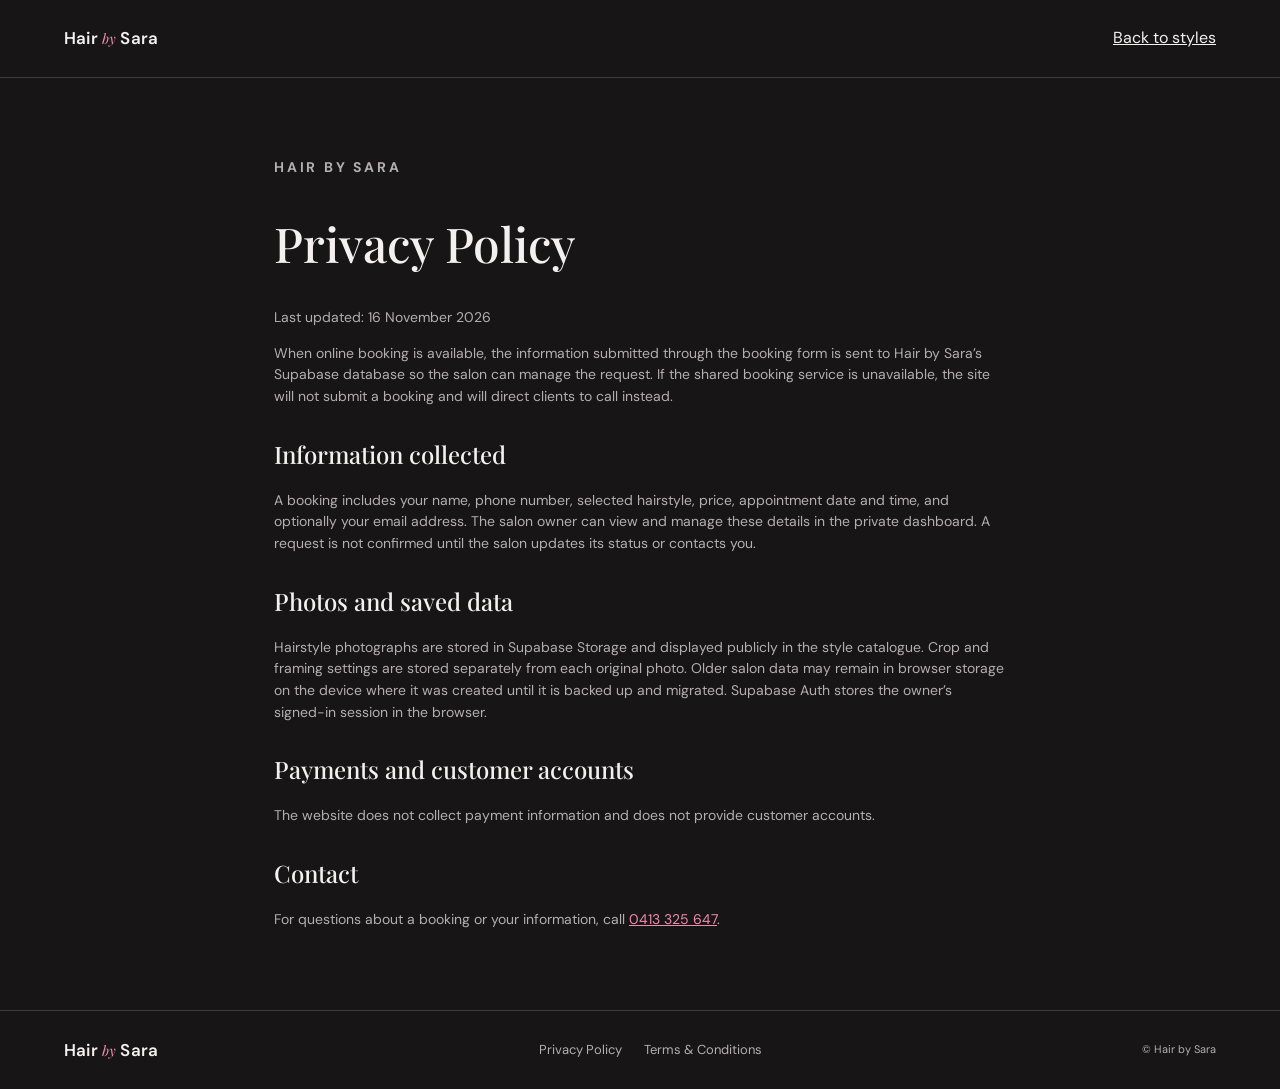
<file: privacy.html>
<!doctype html><html lang="en"><head><meta charset="utf-8"><meta name="viewport" content="width=device-width,initial-scale=1"><meta name="theme-color" content="#171516"><title>Privacy Policy | Hair by Sara</title><link rel="icon" href="favicon.svg" type="image/svg+xml"><link rel="stylesheet" href="styles.css"></head><body><header class="topbar"><a class="wordmark" href="index.html"><span>Hair <i>by</i> Sara</span></a><a href="index.html#styles">Back to styles</a></header><main class="policy"><p class="eyebrow">HAIR BY SARA</p><h1>Privacy Policy</h1><p>Last updated: 16 November 2026</p><p>When online booking is available, the information submitted through the booking form is sent to Hair by Sara’s Supabase database so the salon can manage the request. If the shared booking service is unavailable, the site will not submit a booking and will direct clients to call instead.</p><h2>Information collected</h2><p>A booking includes your name, phone number, selected hairstyle, price, appointment date and time, and optionally your email address. The salon owner can view and manage these details in the private dashboard. A request is not confirmed until the salon updates its status or contacts you.</p><h2>Photos and saved data</h2><p>Hairstyle photographs are stored in Supabase Storage and displayed publicly in the style catalogue. Crop and framing settings are stored separately from each original photo. Older salon data may remain in browser storage on the device where it was created until it is backed up and migrated. Supabase Auth stores the owner’s signed-in session in the browser.</p><h2>Payments and customer accounts</h2><p>The website does not collect payment information and does not provide customer accounts.</p><h2>Contact</h2><p>For questions about a booking or your information, call <a href="tel:0413325647">0413 325 647</a>.</p></main><footer><a class="wordmark" href="index.html"><span>Hair <i>by</i> Sara</span></a><div><a href="privacy.html">Privacy Policy</a><a href="terms.html">Terms &amp; Conditions</a></div><small>© Hair by Sara</small></footer></body></html>
</file>
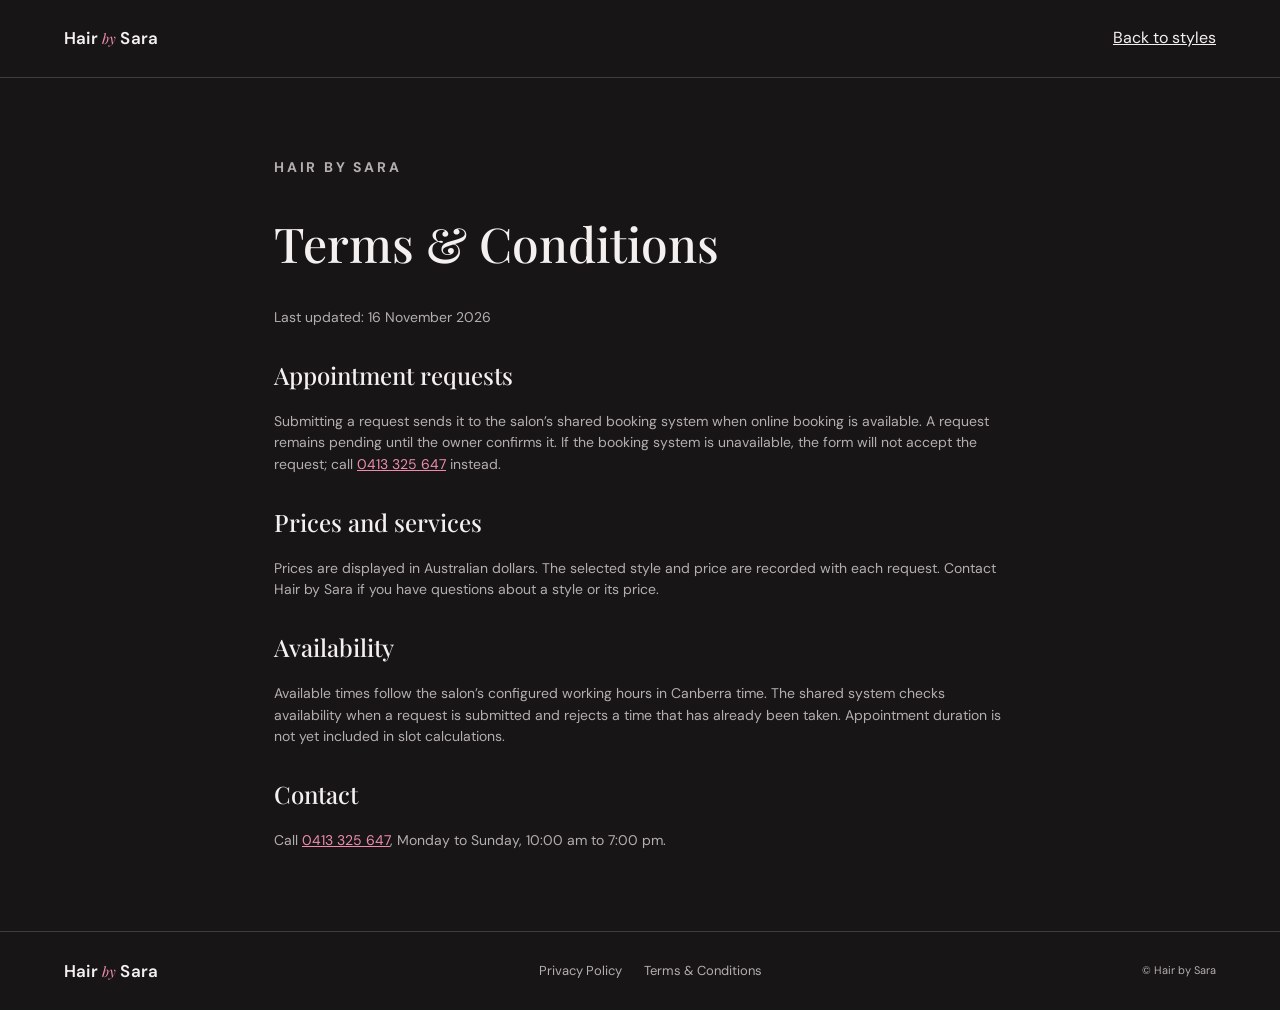
<file: terms.html>
<!doctype html><html lang="en"><head><meta charset="utf-8"><meta name="viewport" content="width=device-width,initial-scale=1"><meta name="theme-color" content="#171516"><title>Terms &amp; Conditions | Hair by Sara</title><link rel="icon" href="favicon.svg" type="image/svg+xml"><link rel="stylesheet" href="styles.css"></head><body><header class="topbar"><a class="wordmark" href="index.html"><span>Hair <i>by</i> Sara</span></a><a href="index.html#styles">Back to styles</a></header><main class="policy"><p class="eyebrow">HAIR BY SARA</p><h1>Terms &amp; Conditions</h1><p>Last updated: 16 November 2026</p><h2>Appointment requests</h2><p>Submitting a request sends it to the salon’s shared booking system when online booking is available. A request remains pending until the owner confirms it. If the booking system is unavailable, the form will not accept the request; call <a href="tel:0413325647">0413 325 647</a> instead.</p><h2>Prices and services</h2><p>Prices are displayed in Australian dollars. The selected style and price are recorded with each request. Contact Hair by Sara if you have questions about a style or its price.</p><h2>Availability</h2><p>Available times follow the salon’s configured working hours in Canberra time. The shared system checks availability when a request is submitted and rejects a time that has already been taken. Appointment duration is not yet included in slot calculations.</p><h2>Contact</h2><p>Call <a href="tel:0413325647">0413 325 647</a>, Monday to Sunday, 10:00 am to 7:00 pm.</p></main><footer><a class="wordmark" href="index.html"><span>Hair <i>by</i> Sara</span></a><div><a href="privacy.html">Privacy Policy</a><a href="terms.html">Terms &amp; Conditions</a></div><small>© Hair by Sara</small></footer></body></html>
</file>
<file: styles.css>
@import url('https://fonts.googleapis.com/css2?family=DM+Sans:wght@400;500;600;700&family=Playfair+Display:ital,wght@0,500;0,600;1,500;1,600&display=swap');
:root{color-scheme:dark;--bg:#171516;--surface:#211e20;--surface2:#2b2629;--text:#f5f0f0;--muted:#b5aeb0;--pink:#ee8cae;--line:#443b3f;--serif:'Playfair Display',Georgia,serif;--sans:'DM Sans',Arial,sans-serif}*{box-sizing:border-box}body{margin:0;background:var(--bg);color:var(--text);font-family:var(--sans);line-height:1.55}a{color:inherit}.topbar{height:78px;display:flex;align-items:center;justify-content:space-between;padding:0 max(5vw,24px);border-bottom:1px solid var(--line)}.wordmark{display:flex;align-items:center;gap:11px;text-decoration:none;font-size:17px;font-weight:600;letter-spacing:.01em}.wordmark i{font:italic 14px var(--serif);color:var(--pink)}.mark{display:grid;place-items:center;width:30px;height:30px;border:1px solid var(--pink);color:var(--pink);font:italic 19px var(--serif)}nav{display:flex;align-items:center;gap:32px}nav>a,footer div a{font-size:13px;color:var(--muted);text-decoration:none}nav>a:hover,footer a:hover{color:var(--pink)}.button{display:inline-flex;align-items:center;justify-content:center;gap:20px;min-height:48px;padding:0 22px;border:1px solid var(--pink);background:var(--pink);color:#23171c;text-decoration:none;font:600 13px var(--sans);cursor:pointer;transition:background .15s,color .15s}.button:hover{background:#f4a7c1}.button-small{min-height:38px;padding:0 15px;font-size:12px}.button-outline{background:transparent;color:var(--pink)}.button-outline:hover{background:var(--pink);color:#23171c}.hero{min-height:490px;padding:82px max(9vw,28px) 70px;display:grid;grid-template-columns:1fr 260px;align-items:end;gap:48px;background:#1b181a}.eyebrow{font-size:10px;letter-spacing:.2em;color:var(--pink);font-weight:700}.hero h1{font:500 clamp(54px,8vw,92px)/.99 var(--serif);letter-spacing:-.045em;margin:22px 0}.hero h1 em{color:var(--pink);font-weight:500}.hero-copy>p:not(.eyebrow){max-width:430px;color:var(--muted);font-size:15px;margin-bottom:28px}.hero-panel{border-left:1px solid var(--line);padding:10px 0 10px 24px;color:var(--muted);font-size:12px}.hero-panel p{margin:17px 0}.hero-panel strong{display:block;color:var(--text);font-size:14px;font-weight:500}.hero-panel a{display:inline-block;color:var(--pink);margin-top:8px}.hero-rule{width:32px;height:2px;background:var(--pink)}.section{padding:72px max(8vw,24px)}.catalogue{background:#1c191b}.section-heading{display:flex;align-items:end;justify-content:space-between;gap:20px;margin-bottom:30px}.section-heading h2,.contact h2{font:500 clamp(34px,5vw,52px)/1.1 var(--serif);margin:8px 0 0}.section-heading>p{max-width:300px;color:var(--muted);font-size:13px}.style-grid{display:grid;grid-template-columns:repeat(4,minmax(0,1fr));gap:18px}.style-card{background:var(--surface);border:1px solid var(--line);min-width:0}.photo-stack{height:235px;position:relative;overflow:hidden;background:#292326;display:grid;place-items:center}.photo-stack img{width:100%;height:100%;object-fit:cover;display:block}.photo-stack img+img{display:none}.photo-stack.has-multiple img.active{display:block}.photo-placeholder{display:flex;flex-direction:column;align-items:center;gap:8px;color:#aa999f;font-size:12px;text-align:center;padding:20px}.photo-placeholder span{font:italic 34px var(--serif);color:#8c6977}.photo-count{position:absolute;bottom:10px;right:10px;background:#171516d9;padding:4px 8px;font-size:10px;color:#f4dce5}.card-meta{padding:17px 17px 18px}.card-meta h3{font:500 21px var(--serif);margin:0 0 4px}.price{font-size:13px;color:var(--pink);margin:0 0 15px}.card-meta .button{width:100%}.empty-state{grid-column:1/-1;padding:48px;text-align:center;color:var(--muted);border:1px dashed var(--line)}.booking{border-top:1px solid var(--line)}.booking-layout{display:grid;grid-template-columns:minmax(220px,.8fr) 1.2fr;gap:50px;max-width:850px}.selected-style{padding:24px;background:var(--surface);border-left:2px solid var(--pink);align-self:start}.selected-style span{display:block;color:var(--muted);font-size:12px}.selected-style strong{display:block;font:500 25px var(--serif);margin:8px 0}.selected-style b{color:var(--pink);font-size:14px;font-weight:500}.booking-form,.manage-form{display:grid;gap:14px}.booking-form label,.manage-form label,.hours-form label{display:grid;gap:6px;font-size:12px;color:var(--muted)}input,select{width:100%;min-height:43px;background:#211e20;border:1px solid var(--line);color:var(--text);padding:9px 11px;font:14px var(--sans);border-radius:0}input:focus,select:focus{outline:1px solid var(--pink);border-color:var(--pink)}.form-note,.muted{font-size:11px;color:var(--muted)}.form-note{margin:0}.notice{min-height:20px;color:var(--pink);font-size:13px;margin:0}.contact{display:grid;grid-template-columns:1fr auto;align-items:center;gap:12px 30px}.contact h2{max-width:480px}.contact-phone{font:500 clamp(24px,4vw,42px) var(--serif);color:var(--pink);text-decoration:none}.contact-phone span{font:16px var(--sans)}.contact>p{grid-column:1/-1;color:var(--muted);font-size:13px;margin:0}footer{padding:26px max(5vw,24px);border-top:1px solid var(--line);display:flex;align-items:center;justify-content:space-between;gap:20px}footer div{display:flex;gap:22px}footer small{font-size:11px;color:var(--muted)}dialog{width:min(850px,calc(100% - 26px));max-height:90vh;padding:0;background:var(--bg);color:var(--text);border:1px solid var(--line)}dialog::backdrop{background:#080708d9}.dashboard{padding:26px}.dash-head,.panel-title{display:flex;align-items:center;justify-content:space-between}.dash-head h2{font:500 32px var(--serif);margin:0}.icon-button{font-size:25px;border:0;background:none;color:var(--text);cursor:pointer}.local-warning{background:#2a2226;color:#eab7c8;padding:10px 12px;font-size:11px;border-left:2px solid var(--pink)}.tabs{display:flex;gap:4px;border-bottom:1px solid var(--line);margin:20px 0}.tab{border:0;border-bottom:2px solid transparent;background:none;color:var(--muted);padding:11px 14px;font:12px var(--sans);cursor:pointer}.tab.active{color:var(--pink);border-color:var(--pink)}.tab-panel h3{font:500 20px var(--serif)}.panel-title h3{margin:10px 0}.booking-row,.manage-row{padding:14px 0;border-bottom:1px solid var(--line);display:flex;justify-content:space-between;gap:14px;align-items:center;font-size:12px}.booking-row strong,.manage-row strong{display:block;font-size:14px}.booking-row span,.manage-row span{color:var(--muted)}.row-actions{display:flex;align-items:center;gap:8px}.text-button{border:0;background:none;color:var(--pink);font:12px var(--sans);cursor:pointer}.danger{color:#e89797}.manage-form{grid-template-columns:1.2fr .7fr 1.2fr auto;align-items:end;margin-top:10px}.manage-form .upload-label input{font-size:10px;padding:8px}.hours-form{display:flex;align-items:end;gap:14px}.hours-form label{width:170px}.empty-bookings{color:var(--muted);padding:22px 0;font-size:13px}.policy{max-width:780px;margin:auto;padding:65px 24px}.policy h1{font:500 48px var(--serif)}.policy h2{font:500 24px var(--serif);margin-top:30px}.policy p,.policy li{color:var(--muted);font-size:14px}.policy a{color:var(--pink)}
.photo-row{display:flex;justify-content:space-between;align-items:center;gap:12px;padding-top:6px}.photo-row span{font-size:10px;max-width:250px;overflow:hidden;text-overflow:ellipsis;white-space:nowrap}
.photo-stack[role=button]{cursor:zoom-in}.photo-stack[role=button]:focus-visible{outline:2px solid var(--pink);outline-offset:2px}.photo-count{position:absolute;bottom:10px;right:10px;z-index:1;background:#171516d9;border:1px solid #f4dce544;padding:5px 9px;font:10px var(--sans);color:#f4dce5;pointer-events:none}.gallery-dialog{width:min(920px,calc(100% - 24px));height:min(92vh,900px);max-height:92vh;padding:0;overflow:hidden}.gallery-head{height:74px;padding:12px 20px;display:flex;align-items:center;justify-content:space-between;border-bottom:1px solid var(--line);background:var(--bg)}.gallery-head h2{font:500 23px var(--serif);margin:0}.gallery-head p{font-size:11px;color:var(--pink);margin:1px 0 0}.gallery-scroll{height:calc(100% - 74px);overflow-y:auto;overscroll-behavior:contain;touch-action:pan-y;-webkit-overflow-scrolling:touch;scroll-snap-type:y proximity}.gallery-slide{height:calc(92vh - 74px);min-height:300px;display:grid;place-items:center;overflow:hidden;background:#211e20;scroll-snap-align:start}.gallery-slide img{width:100%;height:100%;object-fit:cover;display:block}.manage-style{border-bottom:1px solid var(--line)}.manage-style .manage-row{border:0}.photo-editor{display:grid;grid-template-columns:minmax(150px,230px) 1fr;gap:18px;padding:12px 0 20px;border-top:1px solid #443b3f88}.photo-preview{height:170px;overflow:hidden;background:#292326;display:grid;place-items:center}.photo-preview img{width:100%;height:100%;object-fit:cover;display:block}.photo-adjustments{display:grid;gap:9px;align-content:start}.photo-adjustments>strong{font-size:12px;overflow-wrap:anywhere}.photo-adjustments label{display:grid;grid-template-columns:145px minmax(80px,1fr) 48px;gap:10px;align-items:center;font-size:11px;color:var(--muted)}.photo-adjustments input[type=range]{min-height:20px;height:20px;padding:0;accent-color:var(--pink)}.photo-adjustments output{color:var(--pink);text-align:right}.photo-actions{display:flex;align-items:center;gap:10px;flex-wrap:wrap}.photo-actions .button{min-height:34px}
.photo-preview{position:relative;touch-action:none}.photo-adjustments input[type=hidden]{display:none}.photo-preview img{cursor:grab;touch-action:none;user-select:none;-webkit-user-drag:none}.photo-preview img:active{cursor:grabbing}.photo-preview::after{content:'Drag to reframe · pinch to zoom';position:absolute;left:8px;right:8px;bottom:8px;padding:5px 7px;background:#171516d9;color:#f4dce5;font:10px var(--sans);text-align:center;pointer-events:none}
body.owner-embedded>.topbar,body.owner-embedded>main,body.owner-embedded>footer{display:none}body.owner-embedded #owner-dialog{width:min(850px,calc(100% - 26px));max-height:90vh}
.subheading{font:500 16px var(--serif);color:var(--pink);margin:14px 0 4px}.booking-history{border-top:1px solid var(--line);margin-top:16px;padding-top:12px}.booking-history summary{color:var(--muted);font-size:12px;cursor:pointer}.status-control{display:grid;gap:3px;min-width:145px;color:var(--muted);font-size:10px}.booking-status{min-height:34px;padding:5px 8px;font-size:11px}.customer-row{display:flex;justify-content:space-between;align-items:center;gap:16px;padding:14px 0;border-bottom:1px solid var(--line);font-size:12px}.customer-row strong,.customer-row span{display:block}.customer-row strong{font-size:14px}.customer-row span{color:var(--muted)}.customer-activity{text-align:right}
.gallery-dialog{position:relative}.gallery-scroll{display:flex;overflow-x:auto;overflow-y:hidden;scroll-snap-type:x mandatory;touch-action:pan-x;scrollbar-width:none}.gallery-scroll::-webkit-scrollbar{display:none}.gallery-slide{flex:0 0 100%;width:100%;height:100%;scroll-snap-align:start;scroll-snap-stop:always}.gallery-next{position:absolute;z-index:2;right:16px;top:calc(50% + 37px);width:48px;height:62px;display:grid;place-items:center;border:1px solid #f4dce588;border-radius:2px;background:#171516c9;color:#f4dce5;font:40px/1 var(--sans);cursor:pointer;transition:background .15s,color .15s}.gallery-next:hover:not(:disabled){background:var(--pink);color:#23171c}.gallery-next:disabled{opacity:.35;cursor:default}.gallery-next[hidden]{display:none}
.gallery-prev{position:absolute;z-index:2;left:16px;right:auto;top:calc(50% + 37px);width:48px;height:62px;display:grid;place-items:center;border:1px solid #f4dce588;border-radius:2px;background:#171516c9;color:#f4dce5;font:40px/1 var(--sans);cursor:pointer;transition:background .15s,color .15s}.gallery-prev:hover:not(:disabled){background:var(--pink);color:#23171c}.gallery-prev:disabled{opacity:.35;cursor:default}.gallery-prev[hidden]{display:none}
@media(max-width:560px){.gallery-head{height:66px;padding:10px 14px}.gallery-scroll{height:calc(100% - 66px)}.gallery-slide{height:calc(92vh - 66px)}.gallery-next{top:calc(50% + 33px);right:10px;width:42px;height:56px}.gallery-prev{top:calc(50% + 33px);left:10px;width:42px;height:56px}.photo-editor{grid-template-columns:1fr}.photo-preview{height:220px}.photo-adjustments label{grid-template-columns:120px minmax(70px,1fr) 44px}.booking-row{flex-wrap:wrap}.status-control{flex:1}.customer-row{align-items:flex-start;flex-direction:column}.customer-activity{text-align:left}}
@media(max-width:800px){.style-grid{grid-template-columns:repeat(2,minmax(0,1fr))}.hero{grid-template-columns:1fr 210px;padding-left:7vw;padding-right:7vw}.manage-form{grid-template-columns:1fr 1fr}.manage-form .upload-label{grid-column:1/2}.booking-layout{gap:22px}}@media(max-width:560px){.topbar{height:auto;min-height:70px;flex-wrap:wrap;padding-top:12px;padding-bottom:12px;gap:10px}.topbar nav{gap:14px}.topbar nav>a{display:none}.hero{grid-template-columns:1fr;gap:30px;padding-top:60px}.hero-panel{max-width:270px}.section{padding:55px 20px}.section-heading{align-items:start;flex-direction:column;gap:5px}.style-grid{gap:10px}.photo-stack{height:190px}.card-meta{padding:13px}.card-meta h3{font-size:18px}.booking-layout{grid-template-columns:1fr}.contact{grid-template-columns:1fr}.contact>p{grid-column:auto}footer{flex-wrap:wrap}footer div{order:3;width:100%;gap:15px}.dashboard{padding:17px}.manage-form{grid-template-columns:1fr}.manage-form .upload-label{grid-column:auto}.tabs{overflow:auto}.tab{white-space:nowrap;padding:10px 9px}.booking-row,.manage-row{align-items:flex-start}.hours-form{flex-wrap:wrap}}

/* Owner style photo groups can be opened individually. */
.style-photo-dropdown { border-top: 1px solid #443b3f88; }
.style-photo-dropdown > summary { padding: 9px 0; color: var(--pink); font-size: 12px; cursor: pointer; list-style: none; }
.style-photo-dropdown > summary::-webkit-details-marker { display: none; }
.style-photo-dropdown > summary::before { content: '+'; display: inline-block; width: 18px; color: var(--pink); }
.style-photo-dropdown[open] > summary::before { content: '−'; }
.style-photo-items { padding: 0 0 4px 18px; }
</file>
